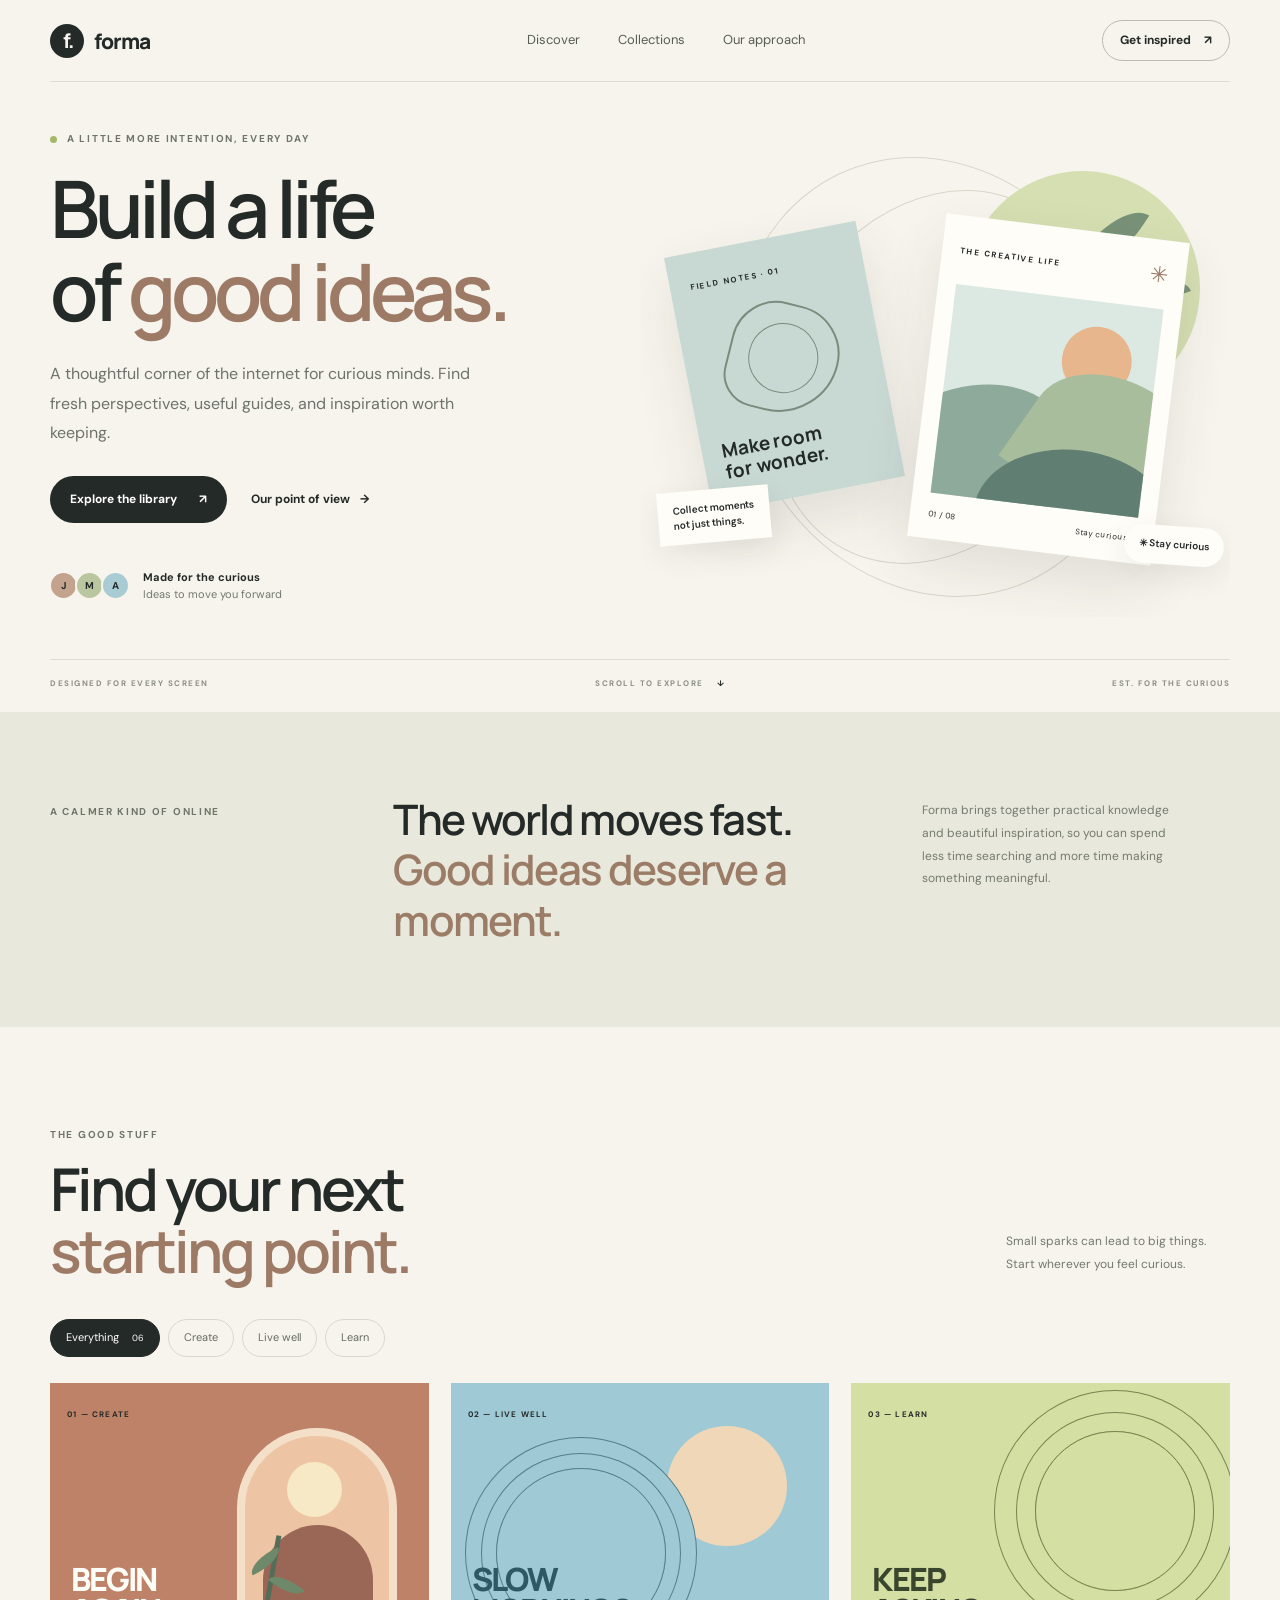
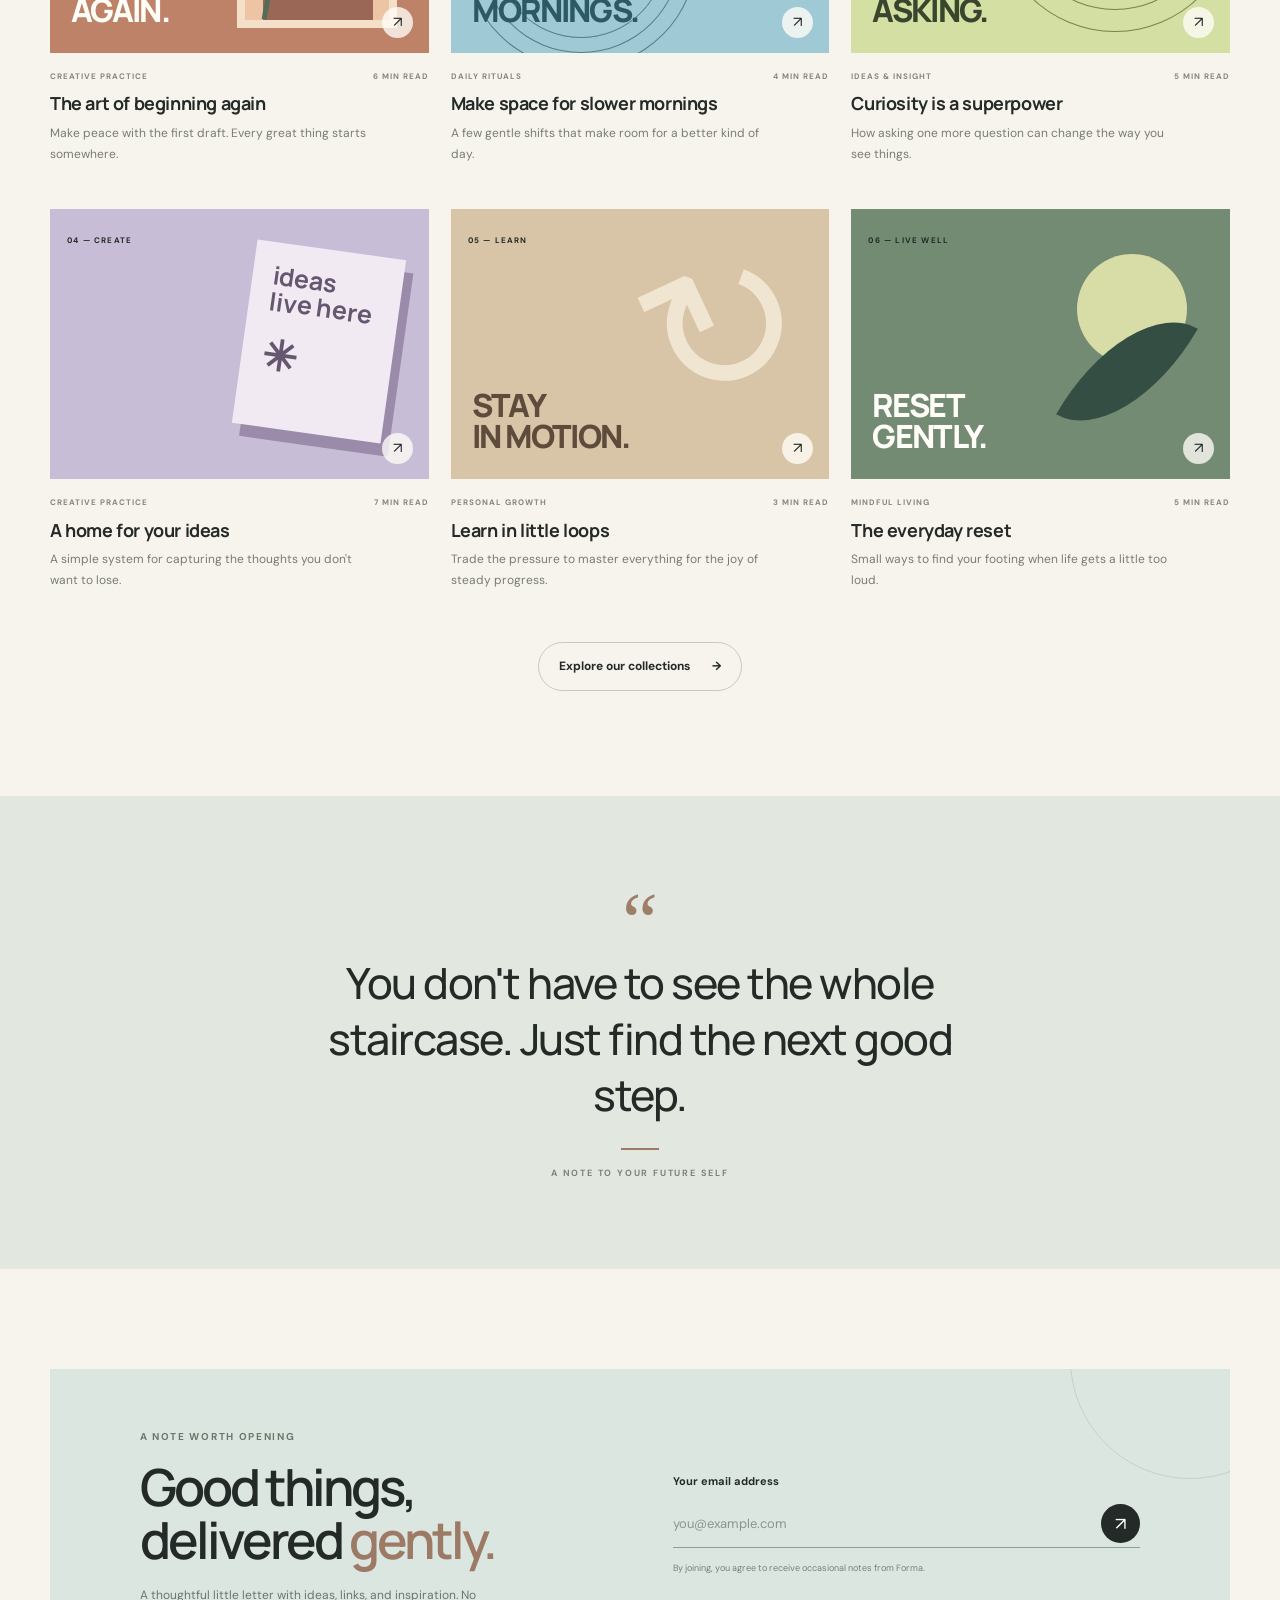
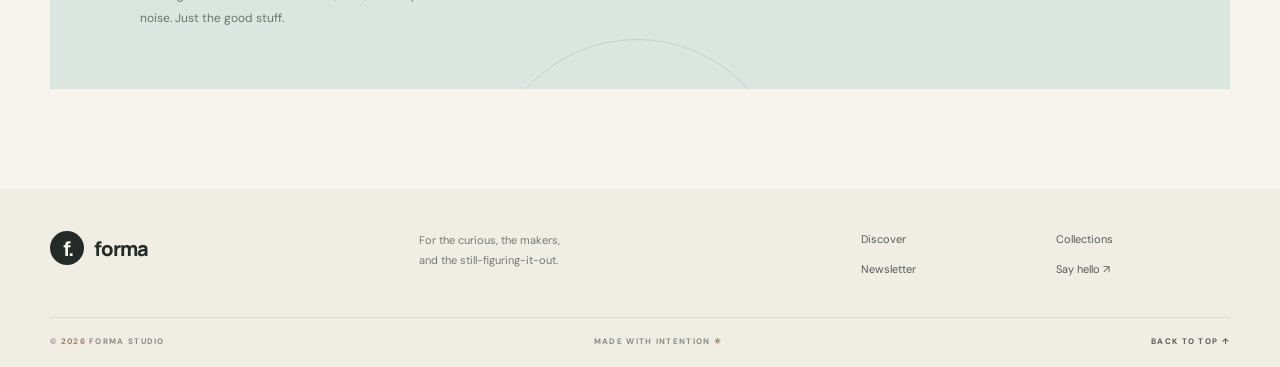
<file: index.html>
<!doctype html>
<html lang="en">
<head>
  <meta charset="utf-8">
  <meta name="viewport" content="width=device-width, initial-scale=1">
  <meta name="description" content="Discover thoughtful digital craft, practical guides, and creative inspiration.">
  <meta name="theme-color" content="#f5f0e8">
  <title>Forma — Build the Future</title>
  <link rel="preconnect" href="https://fonts.googleapis.com">
  <link rel="preconnect" href="https://fonts.gstatic.com" crossorigin>
  <link href="https://fonts.googleapis.com/css2?family=DM+Sans:wght@400;500;600;700&family=Manrope:wght@400;500;600;700;800&display=swap" rel="stylesheet">
  <link rel="stylesheet" href="css/styles.css">
  <script src="js/script.js" defer></script>
</head>
<body>
  <a class="skip-link" href="#main">Skip to content</a>
  <header class="site-header">
    <a class="brand" href="#home" aria-label="Forma home"><span class="brand-mark">f.</span><span>forma</span></a>
    <button class="menu-toggle" type="button" aria-expanded="false" aria-controls="primary-nav" aria-label="Open navigation"><span></span><span></span></button>
    <nav id="primary-nav" class="primary-nav" aria-label="Main navigation">
      <a href="#discover">Discover</a><a href="#collections">Collections</a><a href="#about">Our approach</a>
    </nav>
    <a class="header-cta" href="#newsletter">Get inspired <span aria-hidden="true">↗</span></a>
  </header>

  <main id="main">
    <section class="hero page-shell" id="home">
      <div class="hero-copy">
        <p class="eyebrow"><span class="eyebrow-dot"></span> A little more intention, every day</p>
        <h1>Build a life<br>of <em>good ideas.</em></h1>
        <p class="hero-lede">A thoughtful corner of the internet for curious minds. Find fresh perspectives, useful guides, and inspiration worth keeping.</p>
        <div class="hero-actions"><a class="button button-dark" href="#discover">Explore the library <span aria-hidden="true">↗</span></a><a class="text-link" href="#about">Our point of view <span aria-hidden="true">→</span></a></div>
        <div class="hero-proof"><div class="avatar-stack" aria-hidden="true"><span>J</span><span>M</span><span>A</span></div><p><strong>Made for the curious</strong><br><span>Ideas to move you forward</span></p></div>
      </div>
      <div class="hero-art" aria-label="Editorial illustration of a creative workspace">
        <div class="art-orbit orbit-one"></div><div class="art-orbit orbit-two"></div>
        <div class="sun-disc"></div><div class="art-leaf leaf-one"></div><div class="art-leaf leaf-two"></div>
        <div class="art-card card-back"><span class="mini-label">FIELD NOTES · 01</span><div class="squiggle"></div><span class="back-caption">Make room<br>for wonder.</span></div>
        <div class="art-card card-front"><div class="card-top"><span class="mini-label">THE CREATIVE LIFE</span><span class="tiny-star">✳</span></div><div class="abstract-landscape"><div class="landscape-sun"></div><div class="landscape-hill hill-a"></div><div class="landscape-hill hill-b"></div><div class="landscape-hill hill-c"></div></div><div class="card-bottom"><span>01 / 08</span><span>Stay curious ↗</span></div></div>
        <div class="floating-note note-a">Collect moments<br>not just things.</div><div class="floating-note note-b">✳ Stay curious</div>
      </div>
      <div class="hero-bottom"><span>DESIGNED FOR EVERY SCREEN</span><span class="scroll-cue">SCROLL TO EXPLORE <span aria-hidden="true">↓</span></span><span>EST. FOR THE CURIOUS</span></div>
    </section>

    <section class="intro-band" id="about"><div class="page-shell intro-inner"><p class="eyebrow">A calmer kind of online</p><p class="intro-statement">The world moves fast.<br><span>Good ideas deserve a moment.</span></p><p class="intro-description">Forma brings together practical knowledge and beautiful inspiration, so you can spend less time searching and more time making something meaningful.</p></div></section>

    <section class="discover page-shell" id="discover">
      <div class="section-heading"><div><p class="eyebrow">The good stuff</p><h2>Find your next<br><em>starting point.</em></h2></div><p class="section-note">Small sparks can lead to big things.<br>Start wherever you feel curious.</p></div>
      <div class="filter-row" role="group" aria-label="Filter articles by category">
        <button class="filter-chip active" data-filter="all" aria-pressed="true">Everything <span>06</span></button>
        <button class="filter-chip" data-filter="create" aria-pressed="false">Create</button>
        <button class="filter-chip" data-filter="live" aria-pressed="false">Live well</button>
        <button class="filter-chip" data-filter="learn" aria-pressed="false">Learn</button>
      </div>
      <div class="article-grid" id="article-grid">
        <article class="article-card featured" data-category="create"><a class="article-visual visual-terracotta" href="#newsletter" aria-label="Read The art of beginning again"><span class="visual-index">01 — CREATE</span><div class="visual-window"><span class="window-sun"></span><span class="window-arch"></span><span class="window-plant"></span></div><span class="visual-word">BEGIN<br>AGAIN.</span><span class="visual-arrow">↗</span></a><div class="article-meta"><span>CREATIVE PRACTICE</span><span>6 MIN READ</span></div><h3><a href="#newsletter">The art of beginning again</a></h3><p>Make peace with the first draft. Every great thing starts somewhere.</p></article>
        <article class="article-card" data-category="live"><a class="article-visual visual-blue" href="#newsletter" aria-label="Read Make space for slower mornings"><span class="visual-index">02 — LIVE WELL</span><div class="blue-moon"></div><div class="blue-lines"></div><span class="visual-word">SLOW<br>MORNINGS.</span><span class="visual-arrow">↗</span></a><div class="article-meta"><span>DAILY RITUALS</span><span>4 MIN READ</span></div><h3><a href="#newsletter">Make space for slower mornings</a></h3><p>A few gentle shifts that make room for a better kind of day.</p></article>
        <article class="article-card" data-category="learn"><a class="article-visual visual-lime" href="#newsletter" aria-label="Read Curiosity is a superpower"><span class="visual-index">03 — LEARN</span><div class="lime-orbit"></div><span class="visual-word">KEEP<br>ASKING.</span><span class="visual-arrow">↗</span></a><div class="article-meta"><span>IDEAS & INSIGHT</span><span>5 MIN READ</span></div><h3><a href="#newsletter">Curiosity is a superpower</a></h3><p>How asking one more question can change the way you see things.</p></article>
        <article class="article-card" data-category="create"><a class="article-visual visual-lilac" href="#newsletter" aria-label="Read A home for your ideas"><span class="visual-index">04 — CREATE</span><div class="lilac-paper"><span>ideas<br>live here</span><i>✳</i></div><span class="visual-arrow">↗</span></a><div class="article-meta"><span>CREATIVE PRACTICE</span><span>7 MIN READ</span></div><h3><a href="#newsletter">A home for your ideas</a></h3><p>A simple system for capturing the thoughts you don't want to lose.</p></article>
        <article class="article-card" data-category="learn"><a class="article-visual visual-sand" href="#newsletter" aria-label="Read Learn in little loops"><span class="visual-index">05 — LEARN</span><div class="loop-shape">↻</div><span class="visual-word">STAY<br>IN MOTION.</span><span class="visual-arrow">↗</span></a><div class="article-meta"><span>PERSONAL GROWTH</span><span>3 MIN READ</span></div><h3><a href="#newsletter">Learn in little loops</a></h3><p>Trade the pressure to master everything for the joy of steady progress.</p></article>
        <article class="article-card" data-category="live"><a class="article-visual visual-forest" href="#newsletter" aria-label="Read The everyday reset"><span class="visual-index">06 — LIVE WELL</span><div class="forest-sun"></div><div class="forest-leaf"></div><span class="visual-word">RESET<br>GENTLY.</span><span class="visual-arrow">↗</span></a><div class="article-meta"><span>MINDFUL LIVING</span><span>5 MIN READ</span></div><h3><a href="#newsletter">The everyday reset</a></h3><p>Small ways to find your footing when life gets a little too loud.</p></article>
      </div>
      <p class="empty-state" id="empty-state" hidden>No stories in this collection yet. Try another category.</p>
      <div class="center-action"><a class="button button-outline" href="#collections">Explore our collections <span aria-hidden="true">→</span></a></div>
    </section>

    <section class="quote-section" id="collections"><div class="quote-mark">“</div><blockquote>You don't have to see the whole staircase. Just find the next good step.</blockquote><div class="quote-rule"></div><p>A NOTE TO YOUR FUTURE SELF</p></section>

    <section class="newsletter page-shell" id="newsletter"><div class="newsletter-shape shape-a"></div><div class="newsletter-shape shape-b"></div><div class="newsletter-copy"><p class="eyebrow">A note worth opening</p><h2>Good things,<br>delivered <em>gently.</em></h2><p>A thoughtful little letter with ideas, links, and inspiration. No noise. Just the good stuff.</p></div><form class="newsletter-form" id="newsletter-form" novalidate><label for="email">Your email address</label><div class="email-control"><input type="email" id="email" name="email" placeholder="you@example.com" autocomplete="email" required><button type="submit" aria-label="Subscribe to newsletter">↗</button></div><p class="form-hint" id="form-message" aria-live="polite">By joining, you agree to receive occasional notes from Forma.</p></form></section>
  </main>
  <footer class="site-footer"><div class="footer-main"><a class="brand footer-brand" href="#home"><span class="brand-mark">f.</span><span>forma</span></a><p>For the curious, the makers,<br>and the still-figuring-it-out.</p><div class="footer-links"><a href="#discover">Discover</a><a href="#collections">Collections</a><a href="#newsletter">Newsletter</a><a href="mailto:hello@forma.example">Say hello ↗</a></div></div><div class="footer-bottom"><span>© <span id="year"></span> FORMA STUDIO</span><span>MADE WITH INTENTION <span aria-hidden="true">✳</span></span><a href="#home">BACK TO TOP ↑</a></div></footer>
</body>
</html>
</file>
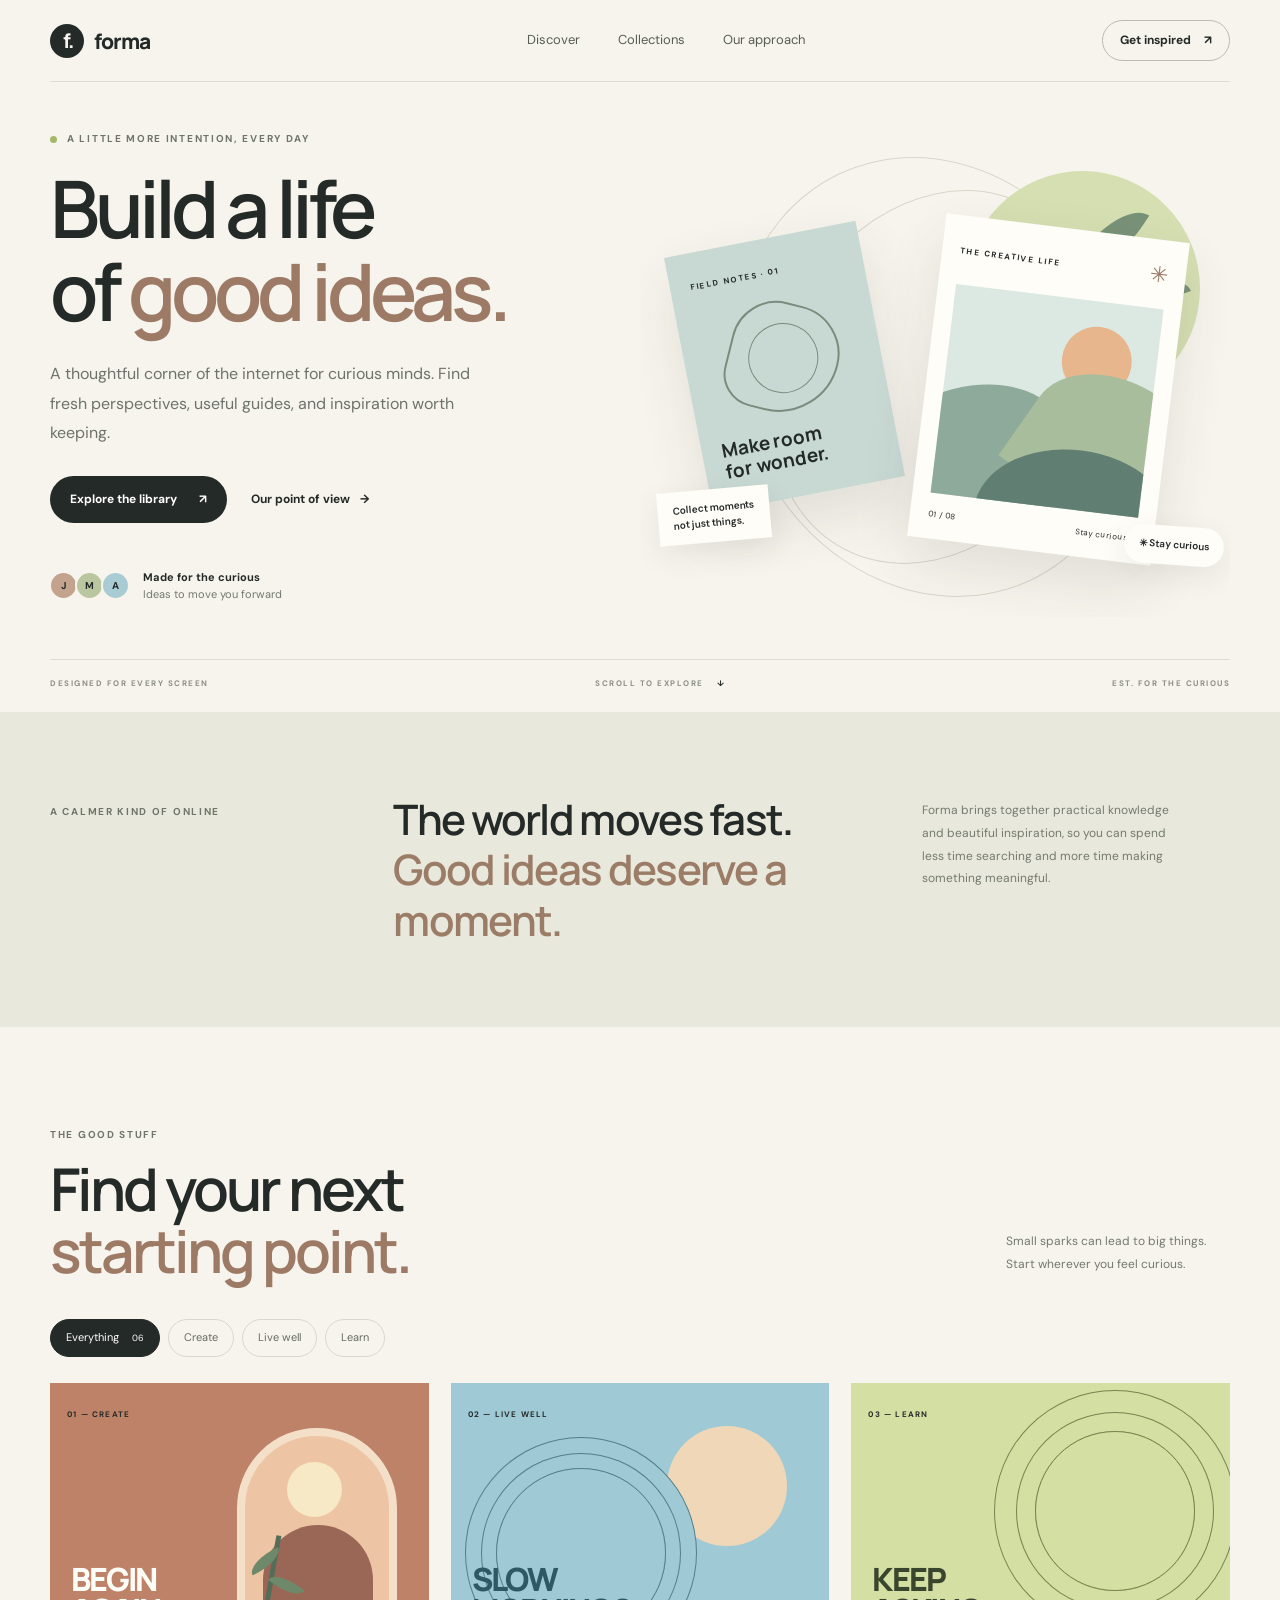
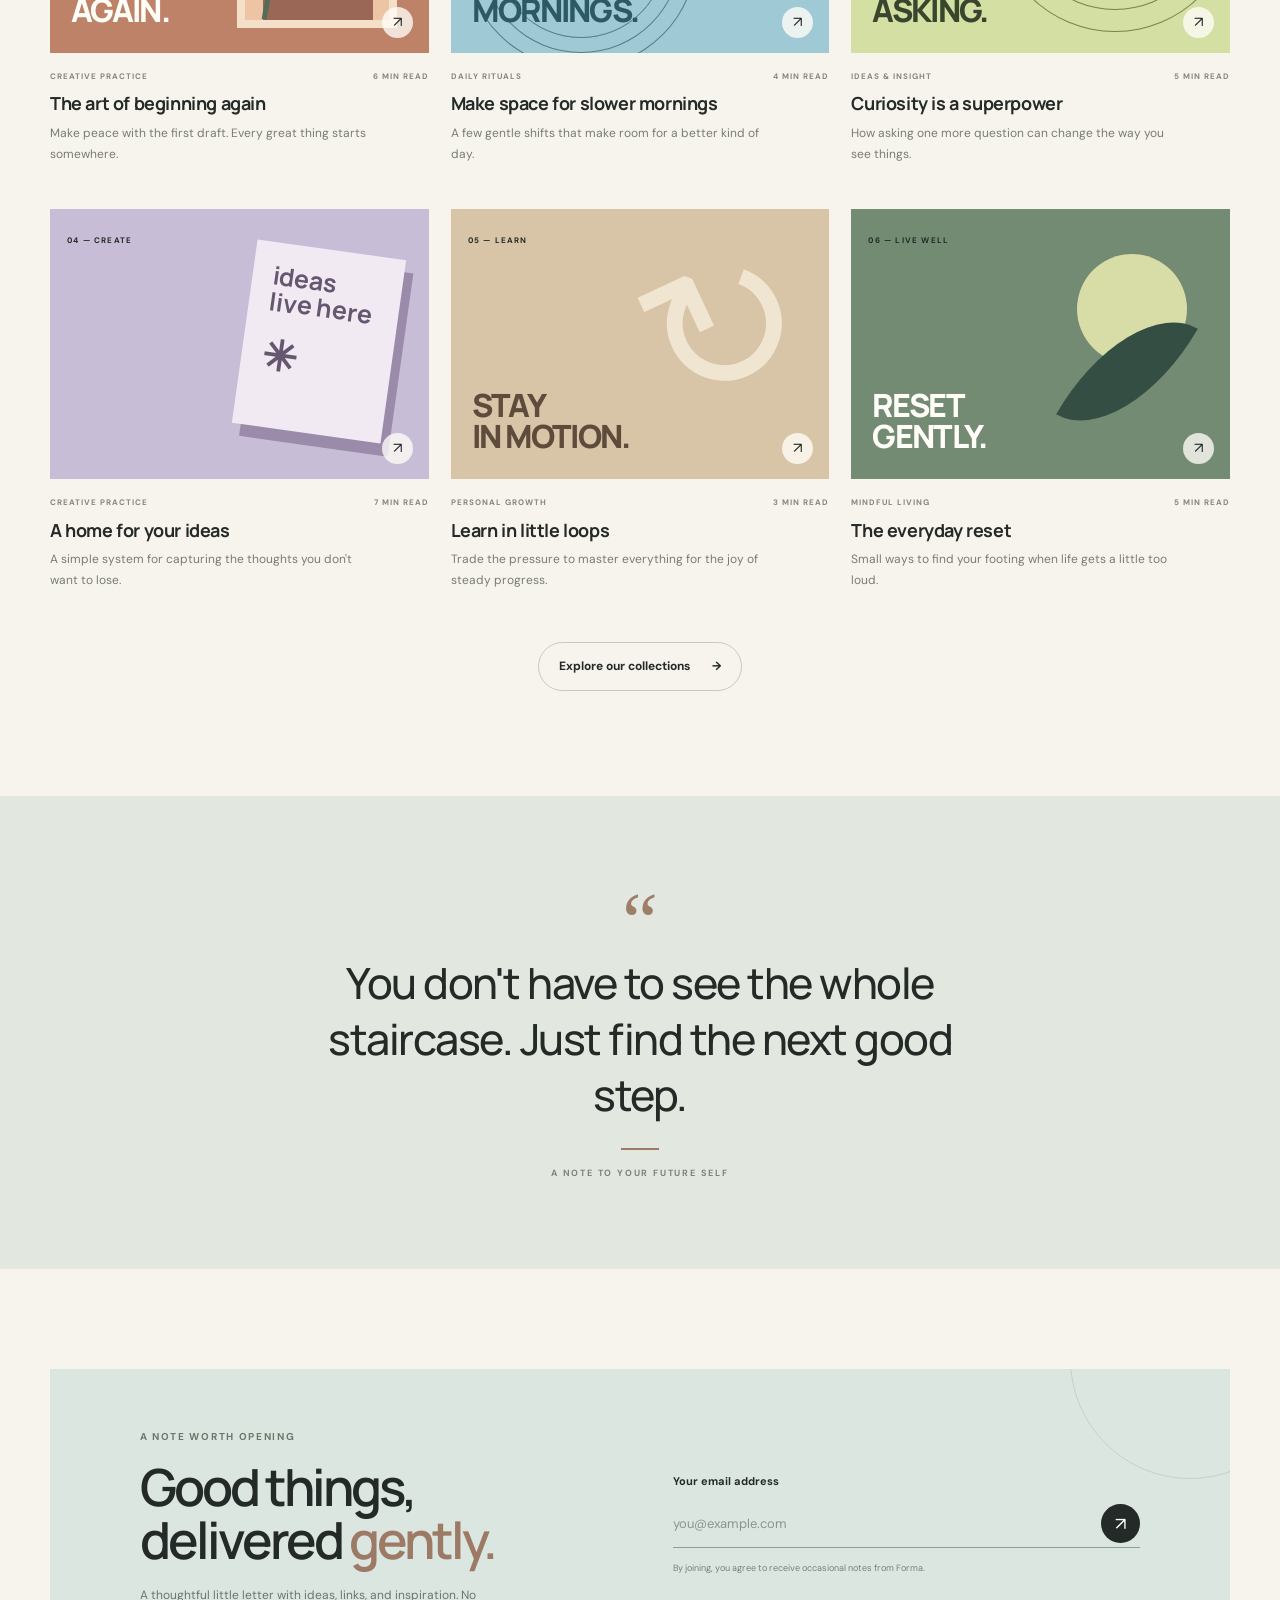
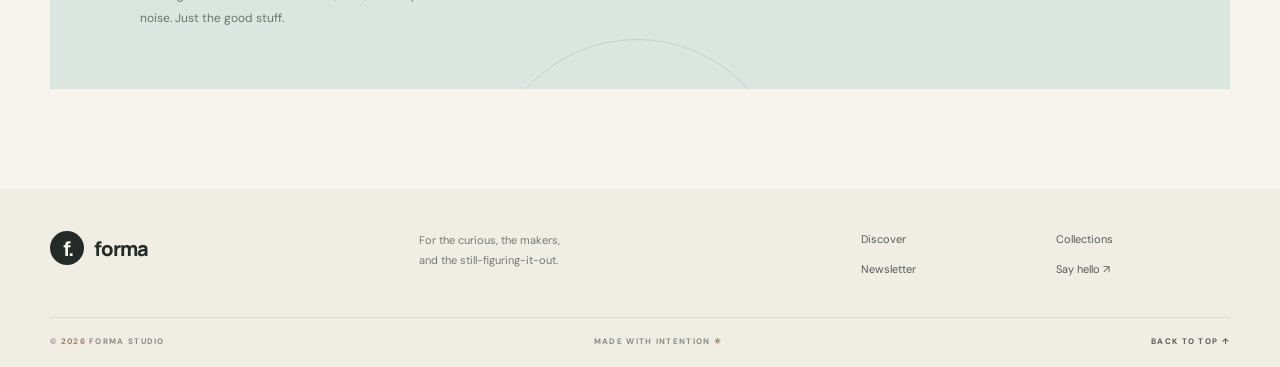
<file: mobile-preview.html>
<!doctype html>
<html lang="en">
<head>
  <meta charset="utf-8">
  <meta name="viewport" content="width=device-width, initial-scale=1">
  <meta name="description" content="Discover thoughtful digital craft, practical guides, and creative inspiration.">
  <meta name="theme-color" content="#f5f0e8">
  <title>Forma — Build the Future</title>
  <link rel="preconnect" href="https://fonts.googleapis.com">
  <link rel="preconnect" href="https://fonts.gstatic.com" crossorigin>
  <link href="https://fonts.googleapis.com/css2?family=DM+Sans:wght@400;500;600;700&family=Manrope:wght@400;500;600;700;800&display=swap" rel="stylesheet">
  <style>
/* Forma — responsive, mobile-first interface */
:root{--ink:#242a27;--muted:#727871;--paper:#f7f4ed;--white:#fffdf8;--line:#dfded5;--blue:#9cc8d5;--mocha:#9a7866;--lime:#c7d77b;--font-head:"Manrope",sans-serif;--font-body:"DM Sans",sans-serif;--shell:min(1180px,calc(100% - 48px))}
*{box-sizing:border-box}html{scroll-behavior:smooth;scroll-padding-top:88px}body{margin:0;background:var(--paper);color:var(--ink);font-family:var(--font-body);font-size:15px;line-height:1.6;-webkit-font-smoothing:antialiased}a{color:inherit;text-decoration:none}button,input{font:inherit}button,a{-webkit-tap-highlight-color:transparent}a:focus-visible,button:focus-visible,input:focus-visible{outline:3px solid #477f91;outline-offset:4px}.page-shell{width:var(--shell);margin-inline:auto}.skip-link{position:absolute;top:-60px;left:12px;background:var(--ink);color:white;padding:10px 14px;z-index:100}.skip-link:focus{top:12px}
.site-header{height:82px;width:var(--shell);margin:auto;display:flex;align-items:center;justify-content:space-between;border-bottom:1px solid var(--line);position:relative;z-index:10}.brand{display:inline-flex;align-items:center;gap:10px;font:800 21px var(--font-head);letter-spacing:-1px}.brand-mark{display:grid;place-items:center;width:34px;height:34px;background:var(--ink);color:var(--paper);border-radius:50%;font-size:20px;letter-spacing:-2px}.primary-nav{display:flex;gap:38px;margin-left:80px}.primary-nav a,.footer-links a{font-size:13px;color:#565c56;transition:color .2s}.primary-nav a:hover,.footer-links a:hover{color:#000}.header-cta{border:1px solid #b9bbb2;border-radius:999px;padding:10px 17px;font-size:12px;font-weight:700}.header-cta span{margin-left:10px}.menu-toggle{display:none}
.hero{min-height:620px;display:grid;grid-template-columns:1fr 1fr;align-items:center;position:relative;padding-top:34px;padding-bottom:75px}.hero-copy{padding:15px 0 35px;position:relative;z-index:2}.eyebrow{font-size:10px;letter-spacing:1.7px;font-weight:700;text-transform:uppercase;color:#6e756b;margin:0 0 20px;display:flex;align-items:center;gap:10px}.eyebrow-dot{width:7px;height:7px;border-radius:50%;background:#a4b76b}.hero h1,.section-heading h2,.newsletter h2{font:600 clamp(48px,6.2vw,80px)/1.04 var(--font-head);letter-spacing:-5px;margin:0}.hero h1 em,.section-heading h2 em,.newsletter h2 em{font-style:normal;color:#9c7a65}.hero-lede{font-size:16px;line-height:1.85;color:#6d736c;max-width:430px;margin:27px 0 28px}.hero-actions{display:flex;align-items:center;gap:24px;flex-wrap:wrap}.button{display:inline-flex;align-items:center;justify-content:center;gap:22px;border-radius:999px;padding:14px 20px;font-size:12px;font-weight:700;transition:transform .2s,background .2s}.button:hover{transform:translateY(-2px)}.button-dark{background:var(--ink);color:white}.button-dark:hover{background:#414a42}.text-link{font-size:12px;font-weight:700}.text-link span{padding-left:7px}.hero-proof{display:flex;align-items:center;gap:13px;margin-top:46px}.avatar-stack{display:flex;padding-left:2px}.avatar-stack span{display:grid;place-items:center;width:29px;height:29px;margin-left:-3px;border:2px solid var(--paper);border-radius:50%;font-size:10px;font-weight:700}.avatar-stack span:nth-child(1){background:#c3a28e}.avatar-stack span:nth-child(2){background:#b9c6a0}.avatar-stack span:nth-child(3){background:#a9cbd4}.hero-proof p{margin:0;font-size:11px;line-height:1.5}.hero-proof strong{font-weight:700}.hero-proof p span{color:var(--muted)}
.hero-art{height:480px;position:relative;display:grid;place-items:center;overflow:hidden}.art-orbit{position:absolute;border:1px solid #d8d6ca;border-radius:50%;transform:rotate(-25deg)}.orbit-one{width:390px;height:450px}.orbit-two{width:310px;height:390px;transform:rotate(28deg)}.sun-disc{position:absolute;width:235px;height:235px;border-radius:50%;background:#d6dfb2;top:34px;right:30px}.art-leaf{position:absolute;background:#789278;border-radius:100% 0 100% 0;transform:rotate(32deg)}.leaf-one{height:92px;width:40px;top:61px;right:102px}.leaf-two{height:69px;width:29px;top:119px;right:62px;transform:rotate(68deg)}.art-card{position:absolute;box-shadow:0 24px 55px #37372b1c}.card-back{width:195px;height:260px;background:#c8d9d4;left:8%;top:100px;transform:rotate(-11deg);padding:20px}.mini-label{font-size:8px;letter-spacing:1.5px;font-weight:700}.squiggle{height:110px;width:110px;border:2px solid #788d7d;border-radius:48% 52% 65% 35%;margin:22px auto 0;transform:rotate(25deg);position:relative}.squiggle:after{content:"";position:absolute;inset:18px;border:1px solid #788d7d;border-radius:50%}.back-caption{font:700 19px/1.1 var(--font-head);display:block;margin-top:15px}.card-front{width:245px;height:325px;background:#fffdf7;right:10%;top:90px;transform:rotate(7deg);padding:18px;display:flex;flex-direction:column;justify-content:space-between}.card-top,.card-bottom{display:flex;justify-content:space-between;align-items:center}.tiny-star{font-size:22px;color:#9c7a65}.abstract-landscape{height:210px;background:#dce8e2;position:relative;overflow:hidden}.landscape-sun{position:absolute;width:70px;height:70px;border-radius:50%;background:#e7b68d;right:25px;top:25px}.landscape-hill{position:absolute;bottom:-30px;width:200px;height:140px;border-radius:50% 50% 0 0}.hill-a{background:#8eaa9a;left:-65px;transform:rotate(-22deg)}.hill-b{background:#a8bd9b;right:-75px;bottom:-10px;transform:rotate(28deg)}.hill-c{background:#607f72;left:45px;bottom:-80px}.card-bottom{font-size:8px;letter-spacing:.5px}.floating-note{position:absolute;background:#fffdf8;padding:12px 15px;box-shadow:0 10px 30px #242a2714;font-size:10px;font-weight:600;line-height:1.45;z-index:3}.note-a{left:3%;bottom:75px;transform:rotate(-5deg)}.note-b{right:1%;bottom:52px;border-radius:30px;transform:rotate(4deg)}.hero-bottom{position:absolute;bottom:22px;left:0;right:0;display:flex;justify-content:space-between;border-top:1px solid var(--line);padding-top:17px;font-size:8px;font-weight:700;letter-spacing:1.5px;color:#8b8f86}.scroll-cue span{margin-left:10px;color:var(--ink)}
.intro-band{background:#e9e8dc;padding:82px 0}.intro-inner{display:grid;grid-template-columns:1fr 1.6fr 1fr;gap:35px;align-items:start}.intro-inner .eyebrow{margin-top:10px}.intro-statement{font:600 clamp(27px,3.3vw,42px)/1.2 var(--font-head);letter-spacing:-1.7px;margin:0}.intro-statement span{color:#9b7c67}.intro-description{font-size:12px;line-height:1.9;color:#747a70;margin:5px 0 0;max-width:260px}
.discover{padding-top:100px;padding-bottom:105px}.section-heading{display:flex;justify-content:space-between;align-items:end;margin-bottom:38px}.section-heading h2,.newsletter h2{font-size:clamp(38px,4.7vw,59px);letter-spacing:-3px}.section-heading .eyebrow{margin-bottom:15px}.section-note{color:#73796f;font-size:12px;line-height:1.9;margin:0 2% 5px 0}.filter-row{display:flex;gap:8px;flex-wrap:wrap;margin-bottom:26px}.filter-chip{background:transparent;border:1px solid #d9d8cf;border-radius:999px;padding:9px 15px;color:#656b63;font-size:11px;cursor:pointer;transition:all .2s}.filter-chip span{margin-left:10px;font-size:9px}.filter-chip:hover,.filter-chip.active{background:var(--ink);border-color:var(--ink);color:white}.article-grid{display:grid;grid-template-columns:repeat(3,minmax(0,1fr));gap:43px 22px}.article-card{min-width:0}.article-visual{height:270px;display:block;position:relative;overflow:hidden;padding:17px;transition:transform .25s}.article-visual:hover{transform:translateY(-4px)}.visual-index{font-size:8px;font-weight:700;letter-spacing:1.2px;position:relative;z-index:2}.visual-arrow{position:absolute;right:16px;bottom:15px;width:31px;height:31px;border-radius:50%;display:grid;place-items:center;background:#fffdf7c9;font-size:15px;z-index:3}.visual-word{position:absolute;left:21px;bottom:27px;font:800 32px/.96 var(--font-head);letter-spacing:-1.7px;color:#fffdf7;z-index:2}.visual-terracotta{background:#bd8268}.visual-window{position:absolute;width:160px;height:200px;top:45px;right:32px;background:#edc5a4;border-radius:100px 100px 0 0;overflow:hidden;border:8px solid #f4dfc8}.window-sun{position:absolute;width:55px;height:55px;background:#f7e9c5;border-radius:50%;top:26px;left:42px}.window-arch{position:absolute;width:110px;height:100px;background:#9a6757;border-radius:70px 70px 0 0;bottom:-5px;left:18px}.window-plant{position:absolute;width:5px;height:85px;background:#536d58;bottom:0;left:24px;transform:rotate(10deg)}.window-plant:before,.window-plant:after{content:"";position:absolute;width:35px;height:15px;background:#6d8969;border-radius:100% 0 100% 0;left:-24px;top:20px;transform:rotate(-35deg)}.window-plant:after{left:1px;top:40px;transform:rotate(30deg)}.visual-blue{background:#9fc9d5}.blue-moon{position:absolute;right:42px;top:43px;width:120px;height:120px;border-radius:50%;background:#f0d7b7}.blue-lines{position:absolute;left:45px;top:85px;width:170px;height:170px;border:1px solid #547f88;border-radius:50%;box-shadow:0 0 0 14px #9fc9d5,0 0 0 15px #547f88,0 0 0 30px #9fc9d5,0 0 0 31px #547f88}.visual-blue .visual-word{color:#2d5964}.visual-lime{background:#d4dfa4}.lime-orbit{position:absolute;right:35px;top:48px;width:160px;height:160px;border:1px solid #75834e;border-radius:50%;box-shadow:0 0 0 18px #d4dfa4,0 0 0 19px #75834e,0 0 0 40px #d4dfa4,0 0 0 41px #75834e}.visual-lime .visual-word{color:#39452d}.visual-lilac{background:#c7bdd7}.lilac-paper{position:absolute;top:40px;right:35px;width:150px;height:185px;background:#f2eaf3;transform:rotate(8deg);box-shadow:9px 12px 0 #998ba9;padding:20px;font:700 25px/1.05 var(--font-head);color:#665771}.lilac-paper i{font-style:normal;display:block;font-size:42px;margin-top:17px}.visual-sand{background:#d8c4a6}.loop-shape{position:absolute;right:25px;top:25px;font-size:190px;line-height:1;color:#f0e5d1;transform:rotate(-25deg)}.visual-sand .visual-word{color:#5e4b3c}.visual-forest{background:#738a73}.forest-sun{position:absolute;top:45px;right:43px;width:110px;height:110px;border-radius:50%;background:#d8dca7}.forest-leaf{position:absolute;right:63px;top:90px;width:80px;height:145px;background:#344e43;border-radius:100% 0 100% 0;transform:rotate(30deg)}.article-meta{display:flex;justify-content:space-between;gap:8px;font-size:8px;letter-spacing:1px;color:#83877e;font-weight:700;margin-top:17px}.article-card h3{font:700 18px/1.35 var(--font-head);letter-spacing:-.4px;margin:9px 0 7px}.article-card h3 a:hover{color:#94715e}.article-card>p{font-size:12px;color:#777d74;line-height:1.8;margin:0;max-width:320px}.article-card[hidden]{display:none}.empty-state{text-align:center;padding:40px;color:var(--muted)}.center-action{display:flex;justify-content:center;margin-top:50px}.button-outline{border:1px solid #c9c9bf}.button-outline:hover{background:#eae8df}
.quote-section{padding:85px 24px 80px;text-align:center;background:#e2e8df}.quote-mark{font:80px/1 Georgia,serif;color:#9d7e68;height:54px}.quote-section blockquote{font:500 clamp(24px,3.6vw,43px)/1.3 var(--font-head);letter-spacing:-1.5px;max-width:680px;margin:20px auto 25px}.quote-rule{width:38px;height:2px;background:#9c7b65;margin:0 auto 16px}.quote-section p{font-size:9px;font-weight:700;letter-spacing:1.8px;color:#7c8377}
.newsletter{margin-top:100px;margin-bottom:100px;min-height:320px;background:#dce6e0;padding:58px 7%;display:grid;grid-template-columns:1fr 1fr;align-items:center;gap:65px;position:relative;overflow:hidden}.newsletter-copy,.newsletter-form{position:relative;z-index:1}.newsletter .eyebrow{margin-bottom:15px}.newsletter h2{font-size:clamp(36px,4vw,52px)}.newsletter-copy>p:last-child{max-width:370px;color:#69756c;font-size:12px;line-height:1.9;margin:18px 0 0}.newsletter-form label{display:block;font-size:11px;font-weight:700;margin-bottom:10px}.email-control{display:flex;border-bottom:1px solid #8d9e92;gap:12px}.email-control input{min-width:0;flex:1;background:transparent;border:0;padding:13px 0;font-size:13px;color:var(--ink);outline:none}.email-control input::placeholder{color:#89968b}.email-control button{border:0;background:var(--ink);color:white;border-radius:50%;width:39px;height:39px;align-self:center;cursor:pointer;font-size:18px;transition:transform .2s}.email-control button:hover{transform:rotate(45deg)}.form-hint{font-size:9px;line-height:1.7;color:#758176;margin-top:13px}.form-hint.success{color:#2f6b4a;font-weight:700}.form-hint.error{color:#a34a3c;font-weight:700}.newsletter-shape{position:absolute;border:1px solid #c2d2c7;border-radius:50%;pointer-events:none}.shape-a{width:240px;height:240px;right:-80px;top:-130px}.shape-b{width:300px;height:300px;left:37%;bottom:-250px}
.site-footer{background:#f0ede5;padding:42px max(24px,calc((100% - 1180px)/2)) 20px}.footer-main{display:grid;grid-template-columns:1fr 1.2fr 1fr;align-items:start;padding-bottom:38px}.footer-brand{font-size:20px}.footer-main>p{font-size:11px;color:#737a70;line-height:1.8;margin:0}.footer-links{display:grid;grid-template-columns:1fr 1fr;gap:12px 20px}.footer-links a{font-size:11px}.footer-bottom{border-top:1px solid #dcd9d0;padding-top:17px;display:flex;justify-content:space-between;gap:15px;font-size:8px;letter-spacing:1.3px;font-weight:700;color:#868b81}.footer-bottom a{color:#565d54}.footer-bottom span span{color:#9d7e68}
@media(min-width:1400px){.hero{min-height:680px}.hero-art{height:520px}.article-visual{height:300px}}
@media(max-width:900px){:root{--shell:min(100% - 40px,760px)}.primary-nav{margin-left:0;gap:22px}.hero{min-height:560px;grid-template-columns:1.02fr .98fr}.hero h1{font-size:clamp(48px,7vw,68px)}.hero-art{height:400px}.orbit-one{width:300px;height:350px}.orbit-two{width:245px;height:300px}.card-front{width:205px;height:285px;right:7%;top:70px}.card-back{width:160px;height:220px;left:0;top:90px}.abstract-landscape{height:170px}.back-caption{font-size:16px}.squiggle{width:85px;height:85px;margin-top:12px}.note-a{bottom:42px}.note-b{bottom:25px}.intro-inner{grid-template-columns:1fr 1.6fr;gap:22px}.intro-description{grid-column:2;max-width:450px}.article-visual{height:230px}.visual-word{font-size:27px}.newsletter{gap:35px;padding-inline:6%}}
@media(max-width:620px){:root{--shell:calc(100% - 36px)}html{scroll-padding-top:70px}.site-header{height:70px}.brand{font-size:19px}.brand-mark{width:31px;height:31px}.menu-toggle{display:flex;flex-direction:column;gap:5px;background:transparent;border:0;padding:9px;cursor:pointer}.menu-toggle span{width:21px;height:1.5px;background:var(--ink);display:block}.primary-nav{display:none;position:absolute;top:69px;left:-18px;right:-18px;background:var(--paper);border-bottom:1px solid var(--line);padding:18px;flex-direction:column;gap:0;box-shadow:0 14px 20px #242a270d}.primary-nav.open{display:flex}.primary-nav a{padding:13px 5px;border-bottom:1px solid #e8e5dc}.primary-nav a:last-child{border-bottom:0}.header-cta{font-size:10px;padding:9px 12px}.header-cta span{margin-left:4px}.hero{display:flex;flex-direction:column;align-items:stretch;padding-top:57px;padding-bottom:75px;min-height:0}.hero-copy{padding:0}.eyebrow{font-size:9px;letter-spacing:1.3px;margin-bottom:18px}.hero h1{font-size:clamp(51px,13vw,72px);letter-spacing:-3.8px}.hero-lede{font-size:14px;max-width:430px;margin:22px 0}.hero-actions{gap:18px}.button{padding:13px 17px}.hero-proof{margin-top:27px}.hero-art{height:350px;margin-top:15px}.orbit-one{width:275px;height:320px}.orbit-two{width:220px;height:270px}.sun-disc{width:170px;height:170px;right:20px;top:23px}.leaf-one{top:40px;right:70px;height:70px;width:30px}.leaf-two{top:82px;right:43px;height:55px;width:23px}.card-back{left:6%;top:65px;width:143px;height:195px;padding:14px}.card-front{right:7%;top:58px;width:190px;height:260px;padding:14px}.abstract-landscape{height:165px}.back-caption{font-size:14px}.squiggle{width:70px;height:70px;margin-top:9px}.note-a{left:2%;bottom:27px}.note-b{right:0;bottom:13px}.hero-bottom{bottom:17px;font-size:7px;letter-spacing:.7px}.hero-bottom>span:first-child{display:none}.hero-bottom{justify-content:space-between}.intro-band{padding:56px 0}.intro-inner{display:block}.intro-inner .eyebrow{margin:0 0 20px}.intro-statement{font-size:31px}.intro-description{margin-top:18px;font-size:12px}.discover{padding-top:68px;padding-bottom:70px}.section-heading{display:block;margin-bottom:28px}.section-heading h2,.newsletter h2{font-size:43px;letter-spacing:-2.7px}.section-note{margin-top:18px}.filter-row{gap:7px;margin-bottom:22px}.filter-chip{padding:8px 12px;font-size:10px}.filter-chip span{margin-left:6px}.article-grid{grid-template-columns:repeat(2,minmax(0,1fr));gap:30px 13px}.article-visual{height:205px;padding:12px}.visual-index{font-size:7px;letter-spacing:.8px}.visual-word{font-size:23px;left:14px;bottom:22px}.visual-arrow{right:10px;bottom:10px;width:27px;height:27px}.visual-window{width:118px;height:155px;top:40px;right:15px;border-width:6px}.window-sun{width:40px;height:40px;left:30px;top:20px}.window-arch{width:85px;height:80px;left:11px}.blue-moon{width:80px;height:80px;right:22px;top:40px}.blue-lines{width:125px;height:125px;left:25px;top:85px;box-shadow:0 0 0 10px #9fc9d5,0 0 0 11px #547f88,0 0 0 23px #9fc9d5,0 0 0 24px #547f88}.lime-orbit{width:120px;height:120px;right:18px;top:45px;box-shadow:0 0 0 12px #d4dfa4,0 0 0 13px #75834e,0 0 0 26px #d4dfa4,0 0 0 27px #75834e}.lilac-paper{width:115px;height:145px;right:18px;top:35px;padding:13px;font-size:19px}.lilac-paper i{font-size:30px;margin-top:13px}.loop-shape{font-size:135px;right:10px;top:40px}.forest-sun{width:80px;height:80px;right:25px;top:42px}.forest-leaf{width:55px;height:110px;right:45px;top:78px}.article-meta{font-size:7px;letter-spacing:.5px;margin-top:12px}.article-card h3{font-size:15px;letter-spacing:-.3px;margin-top:7px}.article-card>p{font-size:11px;line-height:1.7}.center-action{margin-top:38px}.quote-section{padding:65px 24px}.quote-section blockquote{font-size:28px;letter-spacing:-.8px}.newsletter{margin-top:60px;margin-bottom:60px;padding:38px 25px;grid-template-columns:1fr;gap:28px;min-height:0}.newsletter h2{font-size:42px}.newsletter-copy>p:last-child{margin-top:13px}.site-footer{padding:34px 18px 18px}.footer-main{grid-template-columns:1fr 1fr;gap:25px 18px;padding-bottom:28px}.footer-main>p{justify-self:end}.footer-links{grid-column:1/-1}.footer-bottom{font-size:7px;letter-spacing:.7px;flex-wrap:wrap}.footer-bottom span:nth-child(2){display:none}}
@media(max-width:360px){:root{--shell:calc(100% - 28px)}.header-cta{padding:8px 9px}.hero h1{font-size:49px}.hero-art{height:315px}.card-front{width:170px;height:235px}.card-back{width:125px;height:175px}.abstract-landscape{height:140px}.article-visual{height:180px}.visual-word{font-size:20px}.article-card h3{font-size:14px}.article-meta{font-size:6px}}
@media(prefers-reduced-motion:reduce){*,*::before,*::after{scroll-behavior:auto!important;transition:none!important;animation:none!important}}

  </style>
</head>
<body>
  <a class="skip-link" href="#main">Skip to content</a>
  <header class="site-header">
    <a class="brand" href="#home" aria-label="Forma home"><span class="brand-mark">f.</span><span>forma</span></a>
    <button class="menu-toggle" type="button" aria-expanded="false" aria-controls="primary-nav" aria-label="Open navigation"><span></span><span></span></button>
    <nav id="primary-nav" class="primary-nav" aria-label="Main navigation">
      <a href="#discover">Discover</a><a href="#collections">Collections</a><a href="#about">Our approach</a>
    </nav>
    <a class="header-cta" href="#newsletter">Get inspired <span aria-hidden="true">↗</span></a>
  </header>

  <main id="main">
    <section class="hero page-shell" id="home">
      <div class="hero-copy">
        <p class="eyebrow"><span class="eyebrow-dot"></span> A little more intention, every day</p>
        <h1>Build a life<br>of <em>good ideas.</em></h1>
        <p class="hero-lede">A thoughtful corner of the internet for curious minds. Find fresh perspectives, useful guides, and inspiration worth keeping.</p>
        <div class="hero-actions"><a class="button button-dark" href="#discover">Explore the library <span aria-hidden="true">↗</span></a><a class="text-link" href="#about">Our point of view <span aria-hidden="true">→</span></a></div>
        <div class="hero-proof"><div class="avatar-stack" aria-hidden="true"><span>J</span><span>M</span><span>A</span></div><p><strong>Made for the curious</strong><br><span>Ideas to move you forward</span></p></div>
      </div>
      <div class="hero-art" aria-label="Editorial illustration of a creative workspace">
        <div class="art-orbit orbit-one"></div><div class="art-orbit orbit-two"></div>
        <div class="sun-disc"></div><div class="art-leaf leaf-one"></div><div class="art-leaf leaf-two"></div>
        <div class="art-card card-back"><span class="mini-label">FIELD NOTES · 01</span><div class="squiggle"></div><span class="back-caption">Make room<br>for wonder.</span></div>
        <div class="art-card card-front"><div class="card-top"><span class="mini-label">THE CREATIVE LIFE</span><span class="tiny-star">✳</span></div><div class="abstract-landscape"><div class="landscape-sun"></div><div class="landscape-hill hill-a"></div><div class="landscape-hill hill-b"></div><div class="landscape-hill hill-c"></div></div><div class="card-bottom"><span>01 / 08</span><span>Stay curious ↗</span></div></div>
        <div class="floating-note note-a">Collect moments<br>not just things.</div><div class="floating-note note-b">✳ Stay curious</div>
      </div>
      <div class="hero-bottom"><span>DESIGNED FOR EVERY SCREEN</span><span class="scroll-cue">SCROLL TO EXPLORE <span aria-hidden="true">↓</span></span><span>EST. FOR THE CURIOUS</span></div>
    </section>

    <section class="intro-band" id="about"><div class="page-shell intro-inner"><p class="eyebrow">A calmer kind of online</p><p class="intro-statement">The world moves fast.<br><span>Good ideas deserve a moment.</span></p><p class="intro-description">Forma brings together practical knowledge and beautiful inspiration, so you can spend less time searching and more time making something meaningful.</p></div></section>

    <section class="discover page-shell" id="discover">
      <div class="section-heading"><div><p class="eyebrow">The good stuff</p><h2>Find your next<br><em>starting point.</em></h2></div><p class="section-note">Small sparks can lead to big things.<br>Start wherever you feel curious.</p></div>
      <div class="filter-row" role="group" aria-label="Filter articles by category">
        <button class="filter-chip active" data-filter="all" aria-pressed="true">Everything <span>06</span></button>
        <button class="filter-chip" data-filter="create" aria-pressed="false">Create</button>
        <button class="filter-chip" data-filter="live" aria-pressed="false">Live well</button>
        <button class="filter-chip" data-filter="learn" aria-pressed="false">Learn</button>
      </div>
      <div class="article-grid" id="article-grid">
        <article class="article-card featured" data-category="create"><a class="article-visual visual-terracotta" href="#newsletter" aria-label="Read The art of beginning again"><span class="visual-index">01 — CREATE</span><div class="visual-window"><span class="window-sun"></span><span class="window-arch"></span><span class="window-plant"></span></div><span class="visual-word">BEGIN<br>AGAIN.</span><span class="visual-arrow">↗</span></a><div class="article-meta"><span>CREATIVE PRACTICE</span><span>6 MIN READ</span></div><h3><a href="#newsletter">The art of beginning again</a></h3><p>Make peace with the first draft. Every great thing starts somewhere.</p></article>
        <article class="article-card" data-category="live"><a class="article-visual visual-blue" href="#newsletter" aria-label="Read Make space for slower mornings"><span class="visual-index">02 — LIVE WELL</span><div class="blue-moon"></div><div class="blue-lines"></div><span class="visual-word">SLOW<br>MORNINGS.</span><span class="visual-arrow">↗</span></a><div class="article-meta"><span>DAILY RITUALS</span><span>4 MIN READ</span></div><h3><a href="#newsletter">Make space for slower mornings</a></h3><p>A few gentle shifts that make room for a better kind of day.</p></article>
        <article class="article-card" data-category="learn"><a class="article-visual visual-lime" href="#newsletter" aria-label="Read Curiosity is a superpower"><span class="visual-index">03 — LEARN</span><div class="lime-orbit"></div><span class="visual-word">KEEP<br>ASKING.</span><span class="visual-arrow">↗</span></a><div class="article-meta"><span>IDEAS & INSIGHT</span><span>5 MIN READ</span></div><h3><a href="#newsletter">Curiosity is a superpower</a></h3><p>How asking one more question can change the way you see things.</p></article>
        <article class="article-card" data-category="create"><a class="article-visual visual-lilac" href="#newsletter" aria-label="Read A home for your ideas"><span class="visual-index">04 — CREATE</span><div class="lilac-paper"><span>ideas<br>live here</span><i>✳</i></div><span class="visual-arrow">↗</span></a><div class="article-meta"><span>CREATIVE PRACTICE</span><span>7 MIN READ</span></div><h3><a href="#newsletter">A home for your ideas</a></h3><p>A simple system for capturing the thoughts you don't want to lose.</p></article>
        <article class="article-card" data-category="learn"><a class="article-visual visual-sand" href="#newsletter" aria-label="Read Learn in little loops"><span class="visual-index">05 — LEARN</span><div class="loop-shape">↻</div><span class="visual-word">STAY<br>IN MOTION.</span><span class="visual-arrow">↗</span></a><div class="article-meta"><span>PERSONAL GROWTH</span><span>3 MIN READ</span></div><h3><a href="#newsletter">Learn in little loops</a></h3><p>Trade the pressure to master everything for the joy of steady progress.</p></article>
        <article class="article-card" data-category="live"><a class="article-visual visual-forest" href="#newsletter" aria-label="Read The everyday reset"><span class="visual-index">06 — LIVE WELL</span><div class="forest-sun"></div><div class="forest-leaf"></div><span class="visual-word">RESET<br>GENTLY.</span><span class="visual-arrow">↗</span></a><div class="article-meta"><span>MINDFUL LIVING</span><span>5 MIN READ</span></div><h3><a href="#newsletter">The everyday reset</a></h3><p>Small ways to find your footing when life gets a little too loud.</p></article>
      </div>
      <p class="empty-state" id="empty-state" hidden>No stories in this collection yet. Try another category.</p>
      <div class="center-action"><a class="button button-outline" href="#collections">Explore our collections <span aria-hidden="true">→</span></a></div>
    </section>

    <section class="quote-section" id="collections"><div class="quote-mark">“</div><blockquote>You don't have to see the whole staircase. Just find the next good step.</blockquote><div class="quote-rule"></div><p>A NOTE TO YOUR FUTURE SELF</p></section>

    <section class="newsletter page-shell" id="newsletter"><div class="newsletter-shape shape-a"></div><div class="newsletter-shape shape-b"></div><div class="newsletter-copy"><p class="eyebrow">A note worth opening</p><h2>Good things,<br>delivered <em>gently.</em></h2><p>A thoughtful little letter with ideas, links, and inspiration. No noise. Just the good stuff.</p></div><form class="newsletter-form" id="newsletter-form" novalidate><label for="email">Your email address</label><div class="email-control"><input type="email" id="email" name="email" placeholder="you@example.com" autocomplete="email" required><button type="submit" aria-label="Subscribe to newsletter">↗</button></div><p class="form-hint" id="form-message" aria-live="polite">By joining, you agree to receive occasional notes from Forma.</p></form></section>
  </main>
  <footer class="site-footer"><div class="footer-main"><a class="brand footer-brand" href="#home"><span class="brand-mark">f.</span><span>forma</span></a><p>For the curious, the makers,<br>and the still-figuring-it-out.</p><div class="footer-links"><a href="#discover">Discover</a><a href="#collections">Collections</a><a href="#newsletter">Newsletter</a><a href="mailto:hello@forma.example">Say hello ↗</a></div></div><div class="footer-bottom"><span>© <span id="year"></span> FORMA STUDIO</span><span>MADE WITH INTENTION <span aria-hidden="true">✳</span></span><a href="#home">BACK TO TOP ↑</a></div></footer>

  <script defer>
(() => {
  const menuButton = document.querySelector('.menu-toggle');
  const nav = document.querySelector('#primary-nav');
  if (menuButton && nav) {
    menuButton.addEventListener('click', (event) => {
      event.preventDefault();
      event.stopPropagation();
      const isOpen = nav.classList.toggle('open');
      menuButton.setAttribute('aria-expanded', String(isOpen));
      menuButton.setAttribute('aria-label', isOpen ? 'Close navigation' : 'Open navigation');
    });
    // Keep the navigation usable when opened from local files on mobile browsers.
    document.addEventListener('click', (event) => {
      if (!nav.contains(event.target) && !menuButton.contains(event.target)) {
        nav.classList.remove('open');
        menuButton.setAttribute('aria-expanded', 'false');
        menuButton.setAttribute('aria-label', 'Open navigation');
      }
    });
    nav.querySelectorAll('a').forEach(link => link.addEventListener('click', () => {
      nav.classList.remove('open');
      menuButton.setAttribute('aria-expanded', 'false');
      menuButton.setAttribute('aria-label', 'Open navigation');
    }));
  }

  const filters = [...document.querySelectorAll('.filter-chip')];
  const cards = [...document.querySelectorAll('.article-card')];
  const emptyState = document.querySelector('#empty-state');
  filters.forEach(button => button.addEventListener('click', () => {
    const filter = button.dataset.filter;
    filters.forEach(item => {
      const active = item === button;
      item.classList.toggle('active', active);
      item.setAttribute('aria-pressed', String(active));
    });
    let visibleCount = 0;
    cards.forEach(card => {
      const visible = filter === 'all' || card.dataset.category === filter;
      card.hidden = !visible;
      if (visible) visibleCount++;
    });
    if (emptyState) emptyState.hidden = visibleCount !== 0;
  }));

  const form = document.querySelector('#newsletter-form');
  const email = document.querySelector('#email');
  const message = document.querySelector('#form-message');
  if (form && email && message) {
    form.addEventListener('submit', event => {
      event.preventDefault();
      const value = email.value.trim();
      if (!value || !email.validity.valid) {
        message.textContent = 'Please enter a valid email address to continue.';
        message.className = 'form-hint error';
        email.focus();
        return;
      }
      message.textContent = 'Thanks for your interest! This demo is frontend-only, so your email has not been sent or stored.';
      message.className = 'form-hint success';
      form.querySelector('button[type="submit"]').setAttribute('aria-label', 'Email validated');
    });
  }
  const year = document.querySelector('#year');
  if (year) year.textContent = new Date().getFullYear();
})();
  </script>
</body>
</html>
</file>
<file: css/styles.css>
/* Forma — responsive, mobile-first interface */
:root{--ink:#242a27;--muted:#727871;--paper:#f7f4ed;--white:#fffdf8;--line:#dfded5;--blue:#9cc8d5;--mocha:#9a7866;--lime:#c7d77b;--font-head:"Manrope",sans-serif;--font-body:"DM Sans",sans-serif;--shell:min(1180px,calc(100% - 48px))}
*{box-sizing:border-box}html{scroll-behavior:smooth;scroll-padding-top:88px}body{margin:0;background:var(--paper);color:var(--ink);font-family:var(--font-body);font-size:15px;line-height:1.6;-webkit-font-smoothing:antialiased}a{color:inherit;text-decoration:none}button,input{font:inherit}button,a{-webkit-tap-highlight-color:transparent}a:focus-visible,button:focus-visible,input:focus-visible{outline:3px solid #477f91;outline-offset:4px}.page-shell{width:var(--shell);margin-inline:auto}.skip-link{position:absolute;top:-60px;left:12px;background:var(--ink);color:white;padding:10px 14px;z-index:100}.skip-link:focus{top:12px}
.site-header{height:82px;width:var(--shell);margin:auto;display:flex;align-items:center;justify-content:space-between;border-bottom:1px solid var(--line);position:relative;z-index:10}.brand{display:inline-flex;align-items:center;gap:10px;font:800 21px var(--font-head);letter-spacing:-1px}.brand-mark{display:grid;place-items:center;width:34px;height:34px;background:var(--ink);color:var(--paper);border-radius:50%;font-size:20px;letter-spacing:-2px}.primary-nav{display:flex;gap:38px;margin-left:80px}.primary-nav a,.footer-links a{font-size:13px;color:#565c56;transition:color .2s}.primary-nav a:hover,.footer-links a:hover{color:#000}.header-cta{border:1px solid #b9bbb2;border-radius:999px;padding:10px 17px;font-size:12px;font-weight:700}.header-cta span{margin-left:10px}.menu-toggle{display:none}
.hero{min-height:620px;display:grid;grid-template-columns:1fr 1fr;align-items:center;position:relative;padding-top:34px;padding-bottom:75px}.hero-copy{padding:15px 0 35px;position:relative;z-index:2}.eyebrow{font-size:10px;letter-spacing:1.7px;font-weight:700;text-transform:uppercase;color:#6e756b;margin:0 0 20px;display:flex;align-items:center;gap:10px}.eyebrow-dot{width:7px;height:7px;border-radius:50%;background:#a4b76b}.hero h1,.section-heading h2,.newsletter h2{font:600 clamp(48px,6.2vw,80px)/1.04 var(--font-head);letter-spacing:-5px;margin:0}.hero h1 em,.section-heading h2 em,.newsletter h2 em{font-style:normal;color:#9c7a65}.hero-lede{font-size:16px;line-height:1.85;color:#6d736c;max-width:430px;margin:27px 0 28px}.hero-actions{display:flex;align-items:center;gap:24px;flex-wrap:wrap}.button{display:inline-flex;align-items:center;justify-content:center;gap:22px;border-radius:999px;padding:14px 20px;font-size:12px;font-weight:700;transition:transform .2s,background .2s}.button:hover{transform:translateY(-2px)}.button-dark{background:var(--ink);color:white}.button-dark:hover{background:#414a42}.text-link{font-size:12px;font-weight:700}.text-link span{padding-left:7px}.hero-proof{display:flex;align-items:center;gap:13px;margin-top:46px}.avatar-stack{display:flex;padding-left:2px}.avatar-stack span{display:grid;place-items:center;width:29px;height:29px;margin-left:-3px;border:2px solid var(--paper);border-radius:50%;font-size:10px;font-weight:700}.avatar-stack span:nth-child(1){background:#c3a28e}.avatar-stack span:nth-child(2){background:#b9c6a0}.avatar-stack span:nth-child(3){background:#a9cbd4}.hero-proof p{margin:0;font-size:11px;line-height:1.5}.hero-proof strong{font-weight:700}.hero-proof p span{color:var(--muted)}
.hero-art{height:480px;position:relative;display:grid;place-items:center;overflow:hidden}.art-orbit{position:absolute;border:1px solid #d8d6ca;border-radius:50%;transform:rotate(-25deg)}.orbit-one{width:390px;height:450px}.orbit-two{width:310px;height:390px;transform:rotate(28deg)}.sun-disc{position:absolute;width:235px;height:235px;border-radius:50%;background:#d6dfb2;top:34px;right:30px}.art-leaf{position:absolute;background:#789278;border-radius:100% 0 100% 0;transform:rotate(32deg)}.leaf-one{height:92px;width:40px;top:61px;right:102px}.leaf-two{height:69px;width:29px;top:119px;right:62px;transform:rotate(68deg)}.art-card{position:absolute;box-shadow:0 24px 55px #37372b1c}.card-back{width:195px;height:260px;background:#c8d9d4;left:8%;top:100px;transform:rotate(-11deg);padding:20px}.mini-label{font-size:8px;letter-spacing:1.5px;font-weight:700}.squiggle{height:110px;width:110px;border:2px solid #788d7d;border-radius:48% 52% 65% 35%;margin:22px auto 0;transform:rotate(25deg);position:relative}.squiggle:after{content:"";position:absolute;inset:18px;border:1px solid #788d7d;border-radius:50%}.back-caption{font:700 19px/1.1 var(--font-head);display:block;margin-top:15px}.card-front{width:245px;height:325px;background:#fffdf7;right:10%;top:90px;transform:rotate(7deg);padding:18px;display:flex;flex-direction:column;justify-content:space-between}.card-top,.card-bottom{display:flex;justify-content:space-between;align-items:center}.tiny-star{font-size:22px;color:#9c7a65}.abstract-landscape{height:210px;background:#dce8e2;position:relative;overflow:hidden}.landscape-sun{position:absolute;width:70px;height:70px;border-radius:50%;background:#e7b68d;right:25px;top:25px}.landscape-hill{position:absolute;bottom:-30px;width:200px;height:140px;border-radius:50% 50% 0 0}.hill-a{background:#8eaa9a;left:-65px;transform:rotate(-22deg)}.hill-b{background:#a8bd9b;right:-75px;bottom:-10px;transform:rotate(28deg)}.hill-c{background:#607f72;left:45px;bottom:-80px}.card-bottom{font-size:8px;letter-spacing:.5px}.floating-note{position:absolute;background:#fffdf8;padding:12px 15px;box-shadow:0 10px 30px #242a2714;font-size:10px;font-weight:600;line-height:1.45;z-index:3}.note-a{left:3%;bottom:75px;transform:rotate(-5deg)}.note-b{right:1%;bottom:52px;border-radius:30px;transform:rotate(4deg)}.hero-bottom{position:absolute;bottom:22px;left:0;right:0;display:flex;justify-content:space-between;border-top:1px solid var(--line);padding-top:17px;font-size:8px;font-weight:700;letter-spacing:1.5px;color:#8b8f86}.scroll-cue span{margin-left:10px;color:var(--ink)}
.intro-band{background:#e9e8dc;padding:82px 0}.intro-inner{display:grid;grid-template-columns:1fr 1.6fr 1fr;gap:35px;align-items:start}.intro-inner .eyebrow{margin-top:10px}.intro-statement{font:600 clamp(27px,3.3vw,42px)/1.2 var(--font-head);letter-spacing:-1.7px;margin:0}.intro-statement span{color:#9b7c67}.intro-description{font-size:12px;line-height:1.9;color:#747a70;margin:5px 0 0;max-width:260px}
.discover{padding-top:100px;padding-bottom:105px}.section-heading{display:flex;justify-content:space-between;align-items:end;margin-bottom:38px}.section-heading h2,.newsletter h2{font-size:clamp(38px,4.7vw,59px);letter-spacing:-3px}.section-heading .eyebrow{margin-bottom:15px}.section-note{color:#73796f;font-size:12px;line-height:1.9;margin:0 2% 5px 0}.filter-row{display:flex;gap:8px;flex-wrap:wrap;margin-bottom:26px}.filter-chip{background:transparent;border:1px solid #d9d8cf;border-radius:999px;padding:9px 15px;color:#656b63;font-size:11px;cursor:pointer;transition:all .2s}.filter-chip span{margin-left:10px;font-size:9px}.filter-chip:hover,.filter-chip.active{background:var(--ink);border-color:var(--ink);color:white}.article-grid{display:grid;grid-template-columns:repeat(3,minmax(0,1fr));gap:43px 22px}.article-card{min-width:0}.article-visual{height:270px;display:block;position:relative;overflow:hidden;padding:17px;transition:transform .25s}.article-visual:hover{transform:translateY(-4px)}.visual-index{font-size:8px;font-weight:700;letter-spacing:1.2px;position:relative;z-index:2}.visual-arrow{position:absolute;right:16px;bottom:15px;width:31px;height:31px;border-radius:50%;display:grid;place-items:center;background:#fffdf7c9;font-size:15px;z-index:3}.visual-word{position:absolute;left:21px;bottom:27px;font:800 32px/.96 var(--font-head);letter-spacing:-1.7px;color:#fffdf7;z-index:2}.visual-terracotta{background:#bd8268}.visual-window{position:absolute;width:160px;height:200px;top:45px;right:32px;background:#edc5a4;border-radius:100px 100px 0 0;overflow:hidden;border:8px solid #f4dfc8}.window-sun{position:absolute;width:55px;height:55px;background:#f7e9c5;border-radius:50%;top:26px;left:42px}.window-arch{position:absolute;width:110px;height:100px;background:#9a6757;border-radius:70px 70px 0 0;bottom:-5px;left:18px}.window-plant{position:absolute;width:5px;height:85px;background:#536d58;bottom:0;left:24px;transform:rotate(10deg)}.window-plant:before,.window-plant:after{content:"";position:absolute;width:35px;height:15px;background:#6d8969;border-radius:100% 0 100% 0;left:-24px;top:20px;transform:rotate(-35deg)}.window-plant:after{left:1px;top:40px;transform:rotate(30deg)}.visual-blue{background:#9fc9d5}.blue-moon{position:absolute;right:42px;top:43px;width:120px;height:120px;border-radius:50%;background:#f0d7b7}.blue-lines{position:absolute;left:45px;top:85px;width:170px;height:170px;border:1px solid #547f88;border-radius:50%;box-shadow:0 0 0 14px #9fc9d5,0 0 0 15px #547f88,0 0 0 30px #9fc9d5,0 0 0 31px #547f88}.visual-blue .visual-word{color:#2d5964}.visual-lime{background:#d4dfa4}.lime-orbit{position:absolute;right:35px;top:48px;width:160px;height:160px;border:1px solid #75834e;border-radius:50%;box-shadow:0 0 0 18px #d4dfa4,0 0 0 19px #75834e,0 0 0 40px #d4dfa4,0 0 0 41px #75834e}.visual-lime .visual-word{color:#39452d}.visual-lilac{background:#c7bdd7}.lilac-paper{position:absolute;top:40px;right:35px;width:150px;height:185px;background:#f2eaf3;transform:rotate(8deg);box-shadow:9px 12px 0 #998ba9;padding:20px;font:700 25px/1.05 var(--font-head);color:#665771}.lilac-paper i{font-style:normal;display:block;font-size:42px;margin-top:17px}.visual-sand{background:#d8c4a6}.loop-shape{position:absolute;right:25px;top:25px;font-size:190px;line-height:1;color:#f0e5d1;transform:rotate(-25deg)}.visual-sand .visual-word{color:#5e4b3c}.visual-forest{background:#738a73}.forest-sun{position:absolute;top:45px;right:43px;width:110px;height:110px;border-radius:50%;background:#d8dca7}.forest-leaf{position:absolute;right:63px;top:90px;width:80px;height:145px;background:#344e43;border-radius:100% 0 100% 0;transform:rotate(30deg)}.article-meta{display:flex;justify-content:space-between;gap:8px;font-size:8px;letter-spacing:1px;color:#83877e;font-weight:700;margin-top:17px}.article-card h3{font:700 18px/1.35 var(--font-head);letter-spacing:-.4px;margin:9px 0 7px}.article-card h3 a:hover{color:#94715e}.article-card>p{font-size:12px;color:#777d74;line-height:1.8;margin:0;max-width:320px}.article-card[hidden]{display:none}.empty-state{text-align:center;padding:40px;color:var(--muted)}.center-action{display:flex;justify-content:center;margin-top:50px}.button-outline{border:1px solid #c9c9bf}.button-outline:hover{background:#eae8df}
.quote-section{padding:85px 24px 80px;text-align:center;background:#e2e8df}.quote-mark{font:80px/1 Georgia,serif;color:#9d7e68;height:54px}.quote-section blockquote{font:500 clamp(24px,3.6vw,43px)/1.3 var(--font-head);letter-spacing:-1.5px;max-width:680px;margin:20px auto 25px}.quote-rule{width:38px;height:2px;background:#9c7b65;margin:0 auto 16px}.quote-section p{font-size:9px;font-weight:700;letter-spacing:1.8px;color:#7c8377}
.newsletter{margin-top:100px;margin-bottom:100px;min-height:320px;background:#dce6e0;padding:58px 7%;display:grid;grid-template-columns:1fr 1fr;align-items:center;gap:65px;position:relative;overflow:hidden}.newsletter-copy,.newsletter-form{position:relative;z-index:1}.newsletter .eyebrow{margin-bottom:15px}.newsletter h2{font-size:clamp(36px,4vw,52px)}.newsletter-copy>p:last-child{max-width:370px;color:#69756c;font-size:12px;line-height:1.9;margin:18px 0 0}.newsletter-form label{display:block;font-size:11px;font-weight:700;margin-bottom:10px}.email-control{display:flex;border-bottom:1px solid #8d9e92;gap:12px}.email-control input{min-width:0;flex:1;background:transparent;border:0;padding:13px 0;font-size:13px;color:var(--ink);outline:none}.email-control input::placeholder{color:#89968b}.email-control button{border:0;background:var(--ink);color:white;border-radius:50%;width:39px;height:39px;align-self:center;cursor:pointer;font-size:18px;transition:transform .2s}.email-control button:hover{transform:rotate(45deg)}.form-hint{font-size:9px;line-height:1.7;color:#758176;margin-top:13px}.form-hint.success{color:#2f6b4a;font-weight:700}.form-hint.error{color:#a34a3c;font-weight:700}.newsletter-shape{position:absolute;border:1px solid #c2d2c7;border-radius:50%;pointer-events:none}.shape-a{width:240px;height:240px;right:-80px;top:-130px}.shape-b{width:300px;height:300px;left:37%;bottom:-250px}
.site-footer{background:#f0ede5;padding:42px max(24px,calc((100% - 1180px)/2)) 20px}.footer-main{display:grid;grid-template-columns:1fr 1.2fr 1fr;align-items:start;padding-bottom:38px}.footer-brand{font-size:20px}.footer-main>p{font-size:11px;color:#737a70;line-height:1.8;margin:0}.footer-links{display:grid;grid-template-columns:1fr 1fr;gap:12px 20px}.footer-links a{font-size:11px}.footer-bottom{border-top:1px solid #dcd9d0;padding-top:17px;display:flex;justify-content:space-between;gap:15px;font-size:8px;letter-spacing:1.3px;font-weight:700;color:#868b81}.footer-bottom a{color:#565d54}.footer-bottom span span{color:#9d7e68}
@media(min-width:1400px){.hero{min-height:680px}.hero-art{height:520px}.article-visual{height:300px}}
@media(max-width:900px){:root{--shell:min(100% - 40px,760px)}.primary-nav{margin-left:0;gap:22px}.hero{min-height:560px;grid-template-columns:1.02fr .98fr}.hero h1{font-size:clamp(48px,7vw,68px)}.hero-art{height:400px}.orbit-one{width:300px;height:350px}.orbit-two{width:245px;height:300px}.card-front{width:205px;height:285px;right:7%;top:70px}.card-back{width:160px;height:220px;left:0;top:90px}.abstract-landscape{height:170px}.back-caption{font-size:16px}.squiggle{width:85px;height:85px;margin-top:12px}.note-a{bottom:42px}.note-b{bottom:25px}.intro-inner{grid-template-columns:1fr 1.6fr;gap:22px}.intro-description{grid-column:2;max-width:450px}.article-visual{height:230px}.visual-word{font-size:27px}.newsletter{gap:35px;padding-inline:6%}}
@media(max-width:620px){:root{--shell:calc(100% - 36px)}html{scroll-padding-top:70px}.site-header{height:70px}.brand{font-size:19px}.brand-mark{width:31px;height:31px}.menu-toggle{display:flex;flex-direction:column;gap:5px;background:transparent;border:0;padding:9px;cursor:pointer}.menu-toggle span{width:21px;height:1.5px;background:var(--ink);display:block}.primary-nav{display:none;position:absolute;top:69px;left:-18px;right:-18px;background:var(--paper);border-bottom:1px solid var(--line);padding:18px;flex-direction:column;gap:0;box-shadow:0 14px 20px #242a270d}.primary-nav.open{display:flex}.primary-nav a{padding:13px 5px;border-bottom:1px solid #e8e5dc}.primary-nav a:last-child{border-bottom:0}.header-cta{font-size:10px;padding:9px 12px}.header-cta span{margin-left:4px}.hero{display:flex;flex-direction:column;align-items:stretch;padding-top:57px;padding-bottom:75px;min-height:0}.hero-copy{padding:0}.eyebrow{font-size:9px;letter-spacing:1.3px;margin-bottom:18px}.hero h1{font-size:clamp(51px,13vw,72px);letter-spacing:-3.8px}.hero-lede{font-size:14px;max-width:430px;margin:22px 0}.hero-actions{gap:18px}.button{padding:13px 17px}.hero-proof{margin-top:27px}.hero-art{height:350px;margin-top:15px}.orbit-one{width:275px;height:320px}.orbit-two{width:220px;height:270px}.sun-disc{width:170px;height:170px;right:20px;top:23px}.leaf-one{top:40px;right:70px;height:70px;width:30px}.leaf-two{top:82px;right:43px;height:55px;width:23px}.card-back{left:6%;top:65px;width:143px;height:195px;padding:14px}.card-front{right:7%;top:58px;width:190px;height:260px;padding:14px}.abstract-landscape{height:165px}.back-caption{font-size:14px}.squiggle{width:70px;height:70px;margin-top:9px}.note-a{left:2%;bottom:27px}.note-b{right:0;bottom:13px}.hero-bottom{bottom:17px;font-size:7px;letter-spacing:.7px}.hero-bottom>span:first-child{display:none}.hero-bottom{justify-content:space-between}.intro-band{padding:56px 0}.intro-inner{display:block}.intro-inner .eyebrow{margin:0 0 20px}.intro-statement{font-size:31px}.intro-description{margin-top:18px;font-size:12px}.discover{padding-top:68px;padding-bottom:70px}.section-heading{display:block;margin-bottom:28px}.section-heading h2,.newsletter h2{font-size:43px;letter-spacing:-2.7px}.section-note{margin-top:18px}.filter-row{gap:7px;margin-bottom:22px}.filter-chip{padding:8px 12px;font-size:10px}.filter-chip span{margin-left:6px}.article-grid{grid-template-columns:repeat(2,minmax(0,1fr));gap:30px 13px}.article-visual{height:205px;padding:12px}.visual-index{font-size:7px;letter-spacing:.8px}.visual-word{font-size:23px;left:14px;bottom:22px}.visual-arrow{right:10px;bottom:10px;width:27px;height:27px}.visual-window{width:118px;height:155px;top:40px;right:15px;border-width:6px}.window-sun{width:40px;height:40px;left:30px;top:20px}.window-arch{width:85px;height:80px;left:11px}.blue-moon{width:80px;height:80px;right:22px;top:40px}.blue-lines{width:125px;height:125px;left:25px;top:85px;box-shadow:0 0 0 10px #9fc9d5,0 0 0 11px #547f88,0 0 0 23px #9fc9d5,0 0 0 24px #547f88}.lime-orbit{width:120px;height:120px;right:18px;top:45px;box-shadow:0 0 0 12px #d4dfa4,0 0 0 13px #75834e,0 0 0 26px #d4dfa4,0 0 0 27px #75834e}.lilac-paper{width:115px;height:145px;right:18px;top:35px;padding:13px;font-size:19px}.lilac-paper i{font-size:30px;margin-top:13px}.loop-shape{font-size:135px;right:10px;top:40px}.forest-sun{width:80px;height:80px;right:25px;top:42px}.forest-leaf{width:55px;height:110px;right:45px;top:78px}.article-meta{font-size:7px;letter-spacing:.5px;margin-top:12px}.article-card h3{font-size:15px;letter-spacing:-.3px;margin-top:7px}.article-card>p{font-size:11px;line-height:1.7}.center-action{margin-top:38px}.quote-section{padding:65px 24px}.quote-section blockquote{font-size:28px;letter-spacing:-.8px}.newsletter{margin-top:60px;margin-bottom:60px;padding:38px 25px;grid-template-columns:1fr;gap:28px;min-height:0}.newsletter h2{font-size:42px}.newsletter-copy>p:last-child{margin-top:13px}.site-footer{padding:34px 18px 18px}.footer-main{grid-template-columns:1fr 1fr;gap:25px 18px;padding-bottom:28px}.footer-main>p{justify-self:end}.footer-links{grid-column:1/-1}.footer-bottom{font-size:7px;letter-spacing:.7px;flex-wrap:wrap}.footer-bottom span:nth-child(2){display:none}}
@media(max-width:360px){:root{--shell:calc(100% - 28px)}.header-cta{padding:8px 9px}.hero h1{font-size:49px}.hero-art{height:315px}.card-front{width:170px;height:235px}.card-back{width:125px;height:175px}.abstract-landscape{height:140px}.article-visual{height:180px}.visual-word{font-size:20px}.article-card h3{font-size:14px}.article-meta{font-size:6px}}
@media(prefers-reduced-motion:reduce){*,*::before,*::after{scroll-behavior:auto!important;transition:none!important;animation:none!important}}
</file>
